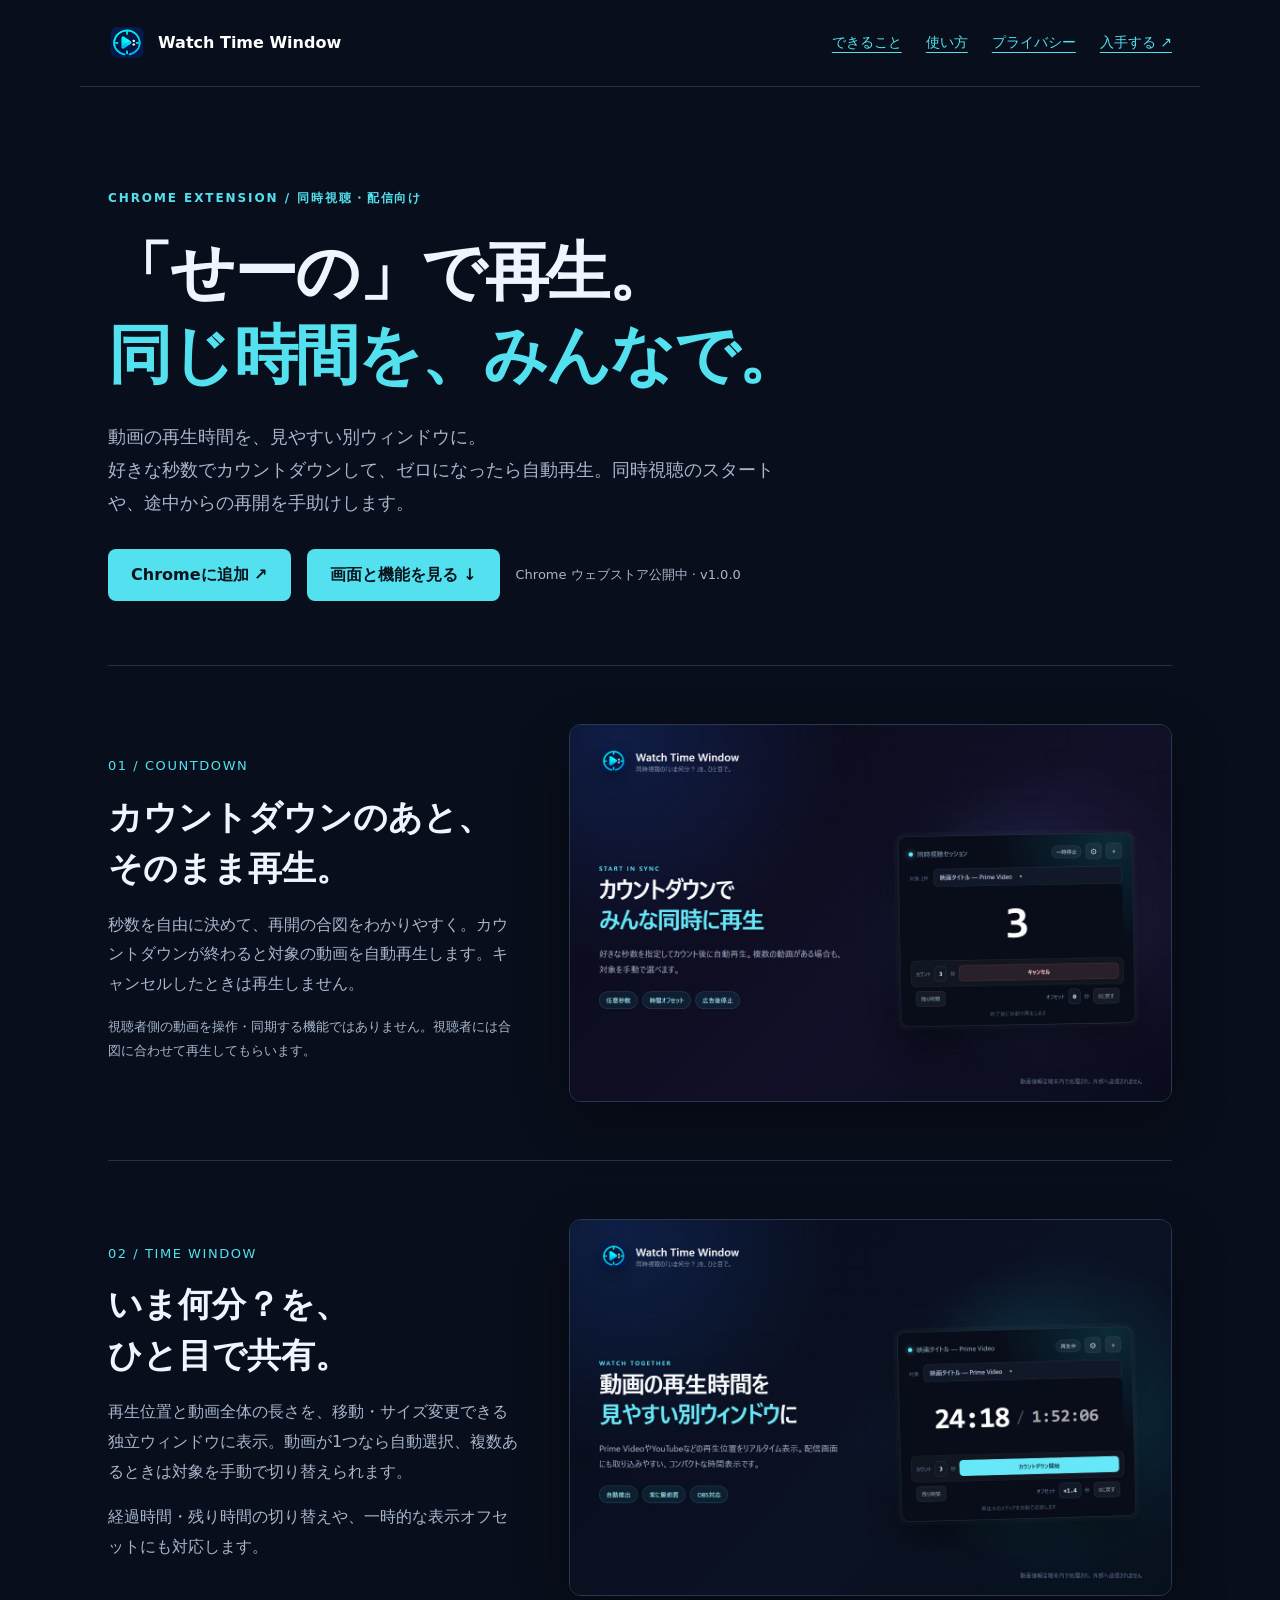
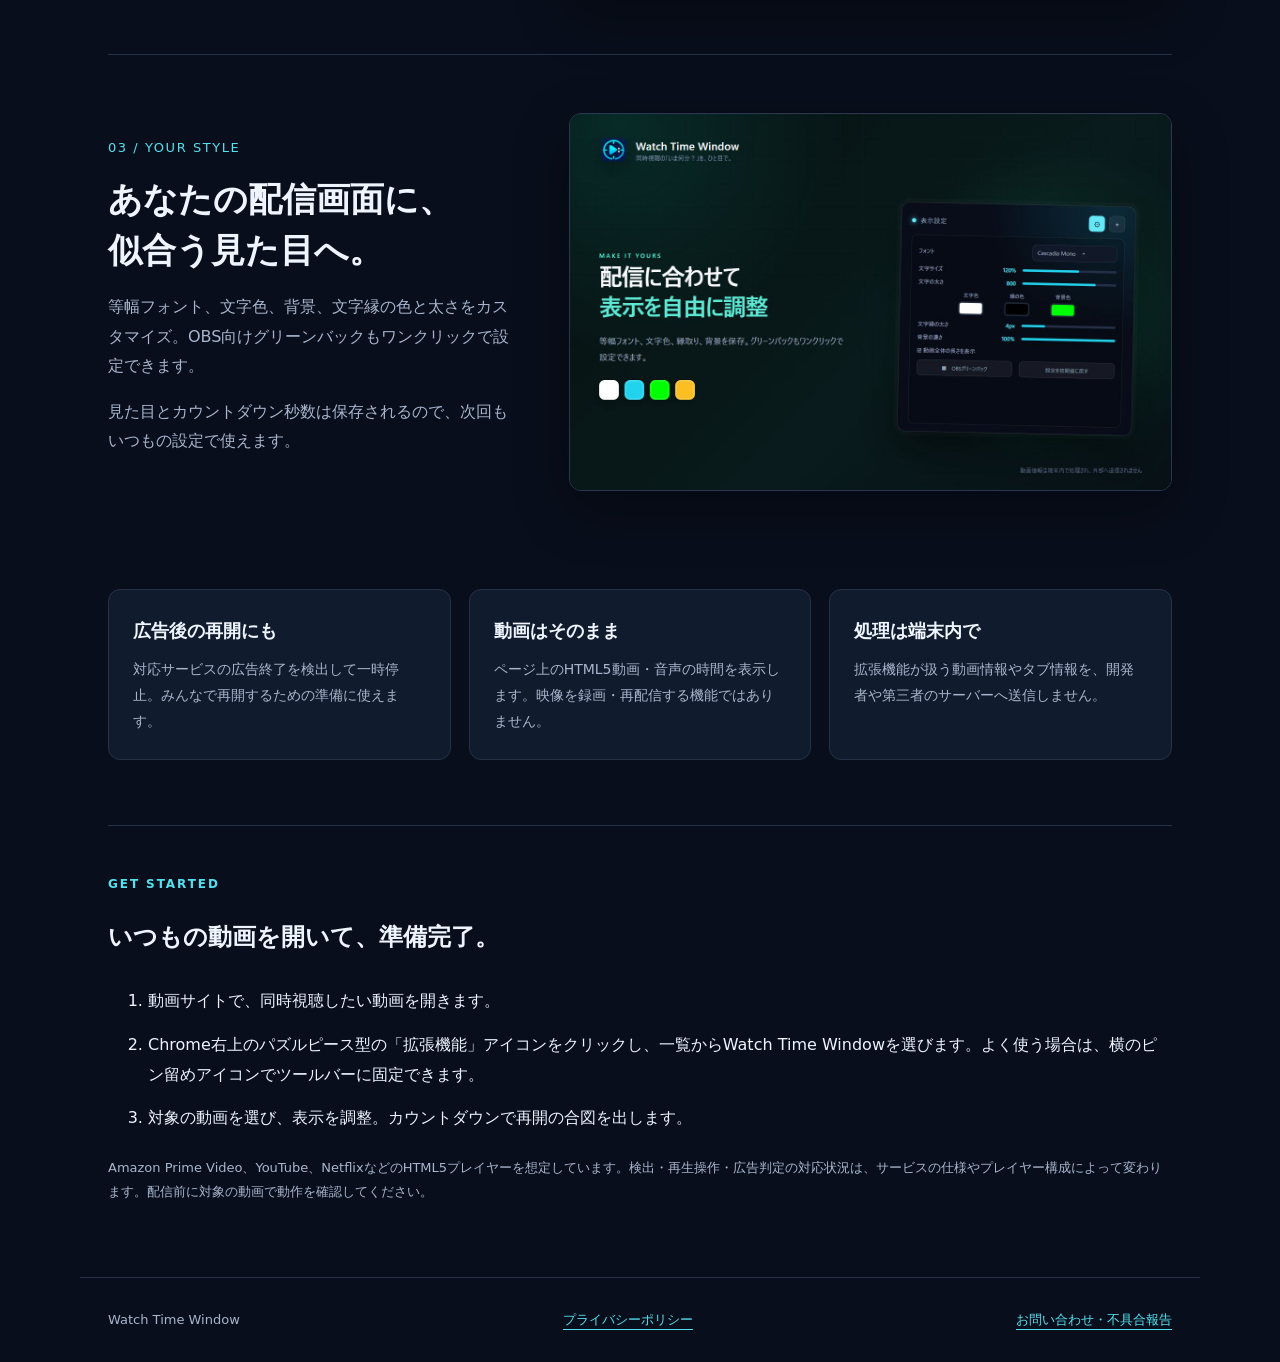
<file: index.html>
<!doctype html>
<html lang="ja">
<head>
<meta charset="utf-8"><meta name="viewport" content="width=device-width, initial-scale=1">
<title>Watch Time Window — 同時視聴の再生時間を、見やすく。</title>
<meta name="description" content="動画の再生時間を別ウィンドウに表示。カウントダウン後の自動再生やOBS向け表示調整ができる、同時視聴配信向けChrome拡張機能。">
<meta property="og:title" content="Watch Time Window — 同時視聴の再生時間を、見やすく。">
<meta property="og:type" content="website"><meta property="og:image" content="https://shenna25.github.io/watch-time-window-site/assets/screenshot-3-sync-1280x800.png"><meta name="twitter:card" content="summary_large_image">
<link rel="icon" href="assets/icon-128.png"><link rel="stylesheet" href="styles.css">
</head>
<body>
<header><a class="brand" href="./"><img src="assets/icon-128.png" width="38" height="38" alt="">Watch Time Window</a><nav aria-label="メインナビゲーション"><a href="#features">できること</a><a href="#usage">使い方</a><a href="privacy.html">プライバシー</a><a href="https://chromewebstore.google.com/detail/bpnphfpalblagajlkalkkjpapmiennlk?utm_source=website" target="_blank" rel="noopener">入手する ↗</a></nav></header>
<main>
<section class="hero"><p class="eyebrow">CHROME EXTENSION / 同時視聴・配信向け</p><h1>「せーの」で再生。<br><span>同じ時間を、みんなで。</span></h1><p class="lead">動画の再生時間を、見やすい別ウィンドウに。<br>好きな秒数でカウントダウンして、ゼロになったら自動再生。同時視聴のスタートや、途中からの再開を手助けします。</p><div class="actions"><a class="button" href="https://chromewebstore.google.com/detail/bpnphfpalblagajlkalkkjpapmiennlk?utm_source=website" target="_blank" rel="noopener">Chromeに追加 ↗</a><a class="button" href="#features">画面と機能を見る ↓</a><span class="tag">Chrome ウェブストア公開中 · v1.0.0</span></div></section>
<section id="features" aria-label="主な機能">
<article class="feature"><div><span class="number">01 / COUNTDOWN</span><h2>カウントダウンのあと、<br>そのまま再生。</h2><p>秒数を自由に決めて、再開の合図をわかりやすく。カウントダウンが終わると対象の動画を自動再生します。キャンセルしたときは再生しません。</p><p class="note">視聴者側の動画を操作・同期する機能ではありません。視聴者には合図に合わせて再生してもらいます。</p></div><a href="assets/screenshot-3-sync-1280x800.png" aria-label="カウントダウン画像を拡大"><img src="assets/screenshot-3-sync-1280x800.png" width="1280" height="800" alt="カウントダウンでみんなの再開を合図。表示ウィンドウに大きく3を表示"></a></article>
<article class="feature"><div><span class="number">02 / TIME WINDOW</span><h2>いま何分？を、<br>ひと目で共有。</h2><p>再生位置と動画全体の長さを、移動・サイズ変更できる独立ウィンドウに表示。動画が1つなら自動選択、複数あるときは対象を手動で切り替えられます。</p><p>経過時間・残り時間の切り替えや、一時的な表示オフセットにも対応します。</p></div><a href="assets/screenshot-1-main-1280x800.png" aria-label="再生時間表示画像を拡大"><img src="assets/screenshot-1-main-1280x800.png" width="1280" height="800" loading="lazy" alt="動画の再生時間を見やすい別ウィンドウに表示した画面"></a></article>
<article class="feature"><div><span class="number">03 / YOUR STYLE</span><h2>あなたの配信画面に、<br>似合う見た目へ。</h2><p>等幅フォント、文字色、背景、文字縁の色と太さをカスタマイズ。OBS向けグリーンバックもワンクリックで設定できます。</p><p>見た目とカウントダウン秒数は保存されるので、次回もいつもの設定で使えます。</p></div><a href="assets/screenshot-2-customize-1280x800.png" aria-label="表示調整画像を拡大"><img src="assets/screenshot-2-customize-1280x800.png" width="1280" height="800" loading="lazy" alt="配信に合わせて表示色や文字縁を調整する設定画面"></a></article>
</section>
<section class="extras" aria-label="その他の特徴"><div class="grid"><article class="card"><h3>広告後の再開にも</h3><p>対応サービスの広告終了を検出して一時停止。みんなで再開するための準備に使えます。</p></article><article class="card"><h3>動画はそのまま</h3><p>ページ上のHTML5動画・音声の時間を表示します。映像を録画・再配信する機能ではありません。</p></article><article class="card"><h3>処理は端末内で</h3><p>拡張機能が扱う動画情報やタブ情報を、開発者や第三者のサーバーへ送信しません。</p></article></div></section>
<section class="steps" id="usage"><p class="eyebrow">GET STARTED</p><h2>いつもの動画を開いて、準備完了。</h2><ol><li>動画サイトで、同時視聴したい動画を開きます。</li><li>Chrome右上のパズルピース型の「拡張機能」アイコンをクリックし、一覧からWatch Time Windowを選びます。よく使う場合は、横のピン留めアイコンでツールバーに固定できます。</li><li>対象の動画を選び、表示を調整。カウントダウンで再開の合図を出します。</li></ol><p class="note">Amazon Prime Video、YouTube、NetflixなどのHTML5プレイヤーを想定しています。検出・再生操作・広告判定の対応状況は、サービスの仕様やプレイヤー構成によって変わります。配信前に対象の動画で動作を確認してください。</p></section>
</main><footer><span>Watch Time Window</span><a href="privacy.html">プライバシーポリシー</a><a href="https://github.com/shenna25/watch-time-window-site/issues">お問い合わせ・不具合報告</a></footer>
</body></html>
</file>
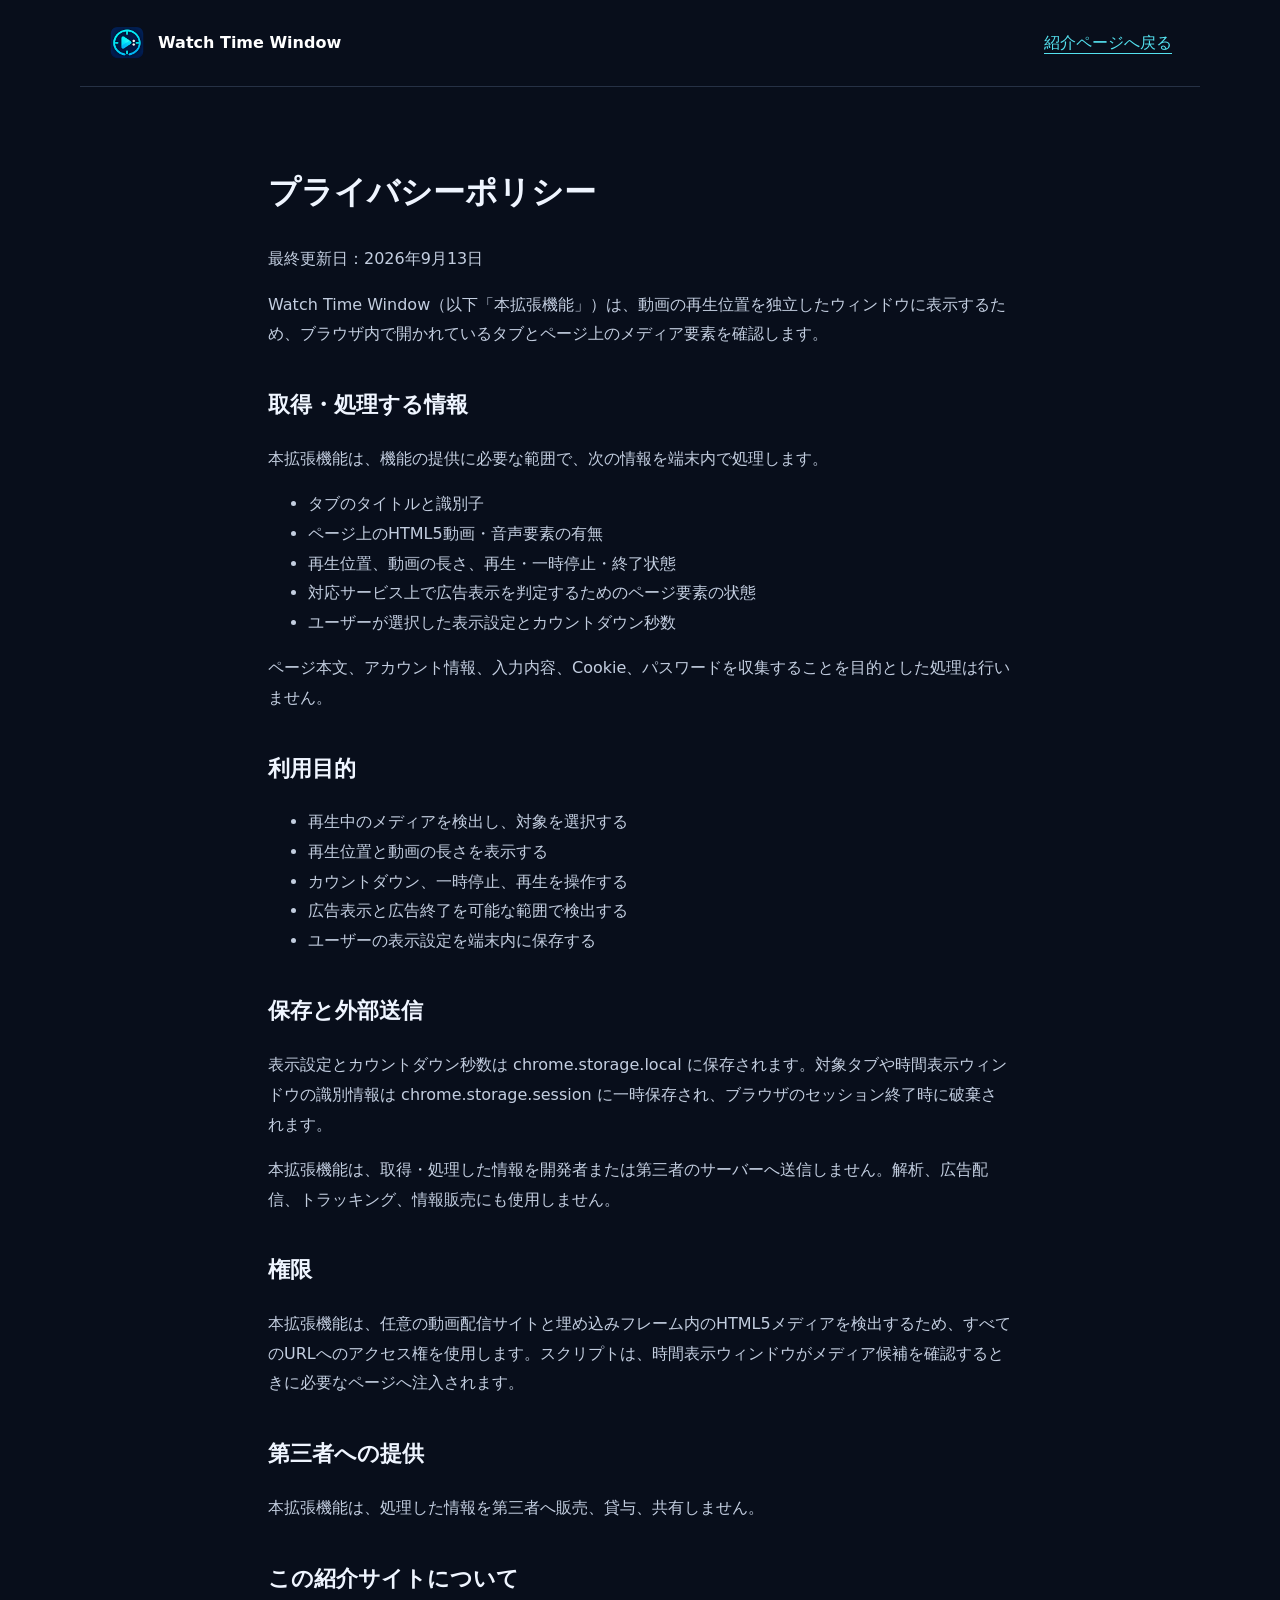
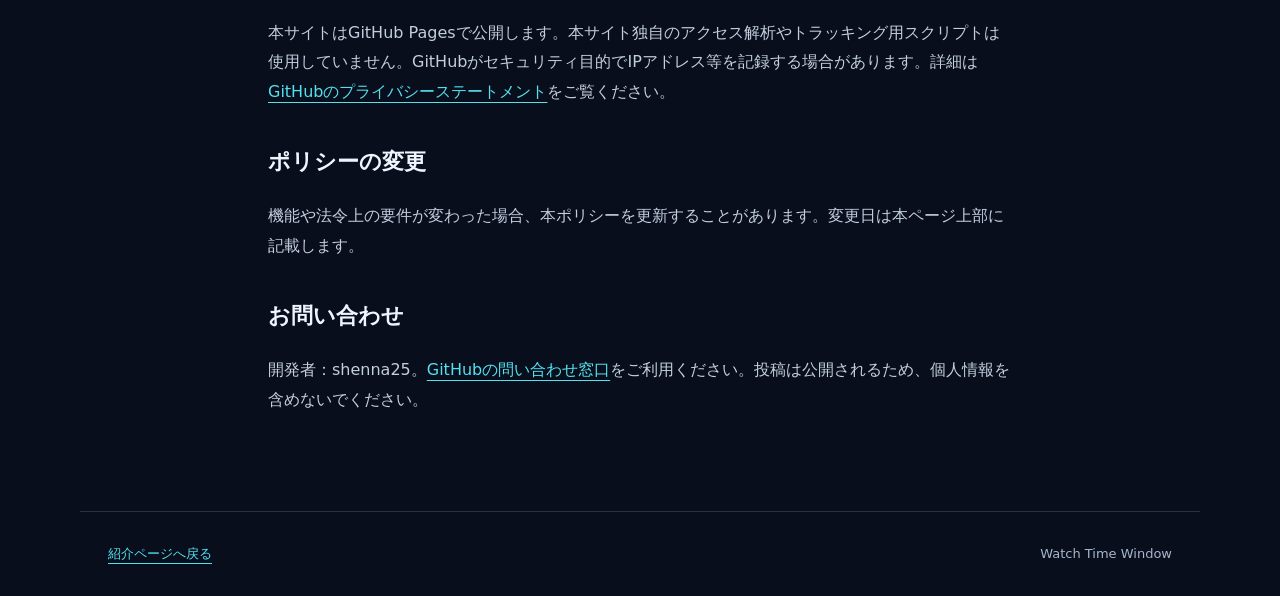
<file: privacy.html>
<!doctype html><html lang="ja">
<head><meta charset="utf-8"><meta name="viewport" content="width=device-width, initial-scale=1"><title>プライバシーポリシー | Watch Time Window</title><link rel="icon" href="assets/icon-128.png"><link rel="stylesheet" href="styles.css"></head>
<body><header><a class="brand" href="./"><img src="assets/icon-128.png" width="38" height="38" alt="">Watch Time Window</a><a href="./">紹介ページへ戻る</a></header>
<main class="document"><h1>プライバシーポリシー</h1><p>最終更新日：2026年9月13日</p>
<p>Watch Time Window（以下「本拡張機能」）は、動画の再生位置を独立したウィンドウに表示するため、ブラウザ内で開かれているタブとページ上のメディア要素を確認します。</p>
<h2>取得・処理する情報</h2><p>本拡張機能は、機能の提供に必要な範囲で、次の情報を端末内で処理します。</p><ul><li>タブのタイトルと識別子</li><li>ページ上のHTML5動画・音声要素の有無</li><li>再生位置、動画の長さ、再生・一時停止・終了状態</li><li>対応サービス上で広告表示を判定するためのページ要素の状態</li><li>ユーザーが選択した表示設定とカウントダウン秒数</li></ul><p>ページ本文、アカウント情報、入力内容、Cookie、パスワードを収集することを目的とした処理は行いません。</p>
<h2>利用目的</h2><ul><li>再生中のメディアを検出し、対象を選択する</li><li>再生位置と動画の長さを表示する</li><li>カウントダウン、一時停止、再生を操作する</li><li>広告表示と広告終了を可能な範囲で検出する</li><li>ユーザーの表示設定を端末内に保存する</li></ul>
<h2>保存と外部送信</h2><p>表示設定とカウントダウン秒数は chrome.storage.local に保存されます。対象タブや時間表示ウィンドウの識別情報は chrome.storage.session に一時保存され、ブラウザのセッション終了時に破棄されます。</p><p>本拡張機能は、取得・処理した情報を開発者または第三者のサーバーへ送信しません。解析、広告配信、トラッキング、情報販売にも使用しません。</p>
<h2>権限</h2><p>本拡張機能は、任意の動画配信サイトと埋め込みフレーム内のHTML5メディアを検出するため、すべてのURLへのアクセス権を使用します。スクリプトは、時間表示ウィンドウがメディア候補を確認するときに必要なページへ注入されます。</p>
<h2>第三者への提供</h2><p>本拡張機能は、処理した情報を第三者へ販売、貸与、共有しません。</p>
<h2>この紹介サイトについて</h2><p>本サイトはGitHub Pagesで公開します。本サイト独自のアクセス解析やトラッキング用スクリプトは使用していません。GitHubがセキュリティ目的でIPアドレス等を記録する場合があります。詳細は<a href="https://docs.github.com/en/site-policy/privacy-policies/github-general-privacy-statement">GitHubのプライバシーステートメント</a>をご覧ください。</p>
<h2>ポリシーの変更</h2><p>機能や法令上の要件が変わった場合、本ポリシーを更新することがあります。変更日は本ページ上部に記載します。</p>
<h2>お問い合わせ</h2><p>開発者：shenna25。<a href="https://github.com/shenna25/watch-time-window-site/issues">GitHubの問い合わせ窓口</a>をご利用ください。投稿は公開されるため、個人情報を含めないでください。</p>
</main><footer><a href="./">紹介ページへ戻る</a><span>Watch Time Window</span></footer></body></html>
</file>
<file: styles.css>
:root{color-scheme:dark;--bg:#080e1b;--panel:#101b2d;--text:#eff5ff;--muted:#a8b6cd;--accent:#54e1ef}*{box-sizing:border-box}html{scroll-behavior:smooth;scroll-padding-top:24px}body{margin:0;background:var(--bg);color:var(--text);font:16px/1.85 system-ui,-apple-system,sans-serif}a{color:var(--accent);text-underline-offset:5px}a:hover{color:white}a:focus-visible{outline:3px solid var(--accent);outline-offset:6px}header,main,footer{max-width:1120px;margin:auto;padding-inline:28px}header{display:flex;align-items:center;justify-content:space-between;gap:20px;padding-block:24px;border-bottom:1px solid #263145}.brand{display:flex;align-items:center;gap:12px;color:white;text-decoration:none;font-weight:750}.brand img{width:38px;height:38px}nav{display:flex;gap:24px;font-size:14px}.hero{padding:88px 0 64px;max-width:920px}.eyebrow{color:var(--accent);font-size:12px;letter-spacing:.16em;font-weight:700}.hero h1{font-size:clamp(34px,5.8vw,64px);line-height:1.3;letter-spacing:-.035em;margin:22px 0}.hero h1 span{color:var(--accent)}.lead{color:var(--muted);font-size:18px;max-width:670px}.actions{display:flex;gap:16px;align-items:center;flex-wrap:wrap;margin-top:30px}.button{display:inline-block;padding:11px 23px;border-radius:8px;background:var(--accent);color:#08131c;text-decoration:none;font-weight:750}.button:hover{background:white;color:#08131c}.tag{font-size:13px;color:var(--muted)}.feature{display:grid;grid-template-columns:1fr 1.45fr;gap:45px;align-items:center;padding:58px 0;border-top:1px solid #263145}.feature h2{font-size:clamp(25px,3vw,34px);line-height:1.5;margin:12px 0}.feature p{color:var(--muted)}.feature img{width:100%;height:auto;display:block;border-radius:12px;border:1px solid #293850;box-shadow:0 18px 55px #0005}.feature a{display:block}.number{color:var(--accent);font-size:13px;letter-spacing:.12em}.extras{padding:40px 0 65px}.grid{display:grid;grid-template-columns:repeat(3,1fr);gap:18px}.card{background:var(--panel);border:1px solid #263145;border-radius:12px;padding:24px}.card h3{font-size:18px;margin:0 0 10px}.card p{font-size:14px;color:var(--muted);margin:0}.steps{padding:35px 0 60px;border-top:1px solid #263145}.steps li{padding:7px 0}.note{font-size:13px;color:var(--muted)}footer{padding-block:30px;display:flex;justify-content:space-between;gap:20px;border-top:1px solid #263145;font-size:13px;color:var(--muted)}.document{max-width:800px;padding-block:55px 80px}.document h1{font-size:32px}.document h2{margin-top:36px;font-size:22px}.document p,.document li{color:#c3cee0}@media(max-width:720px){header,main,footer{padding-inline:20px}header{align-items:flex-start;flex-direction:column;gap:12px}nav{gap:20px}.hero{padding:48px 0}.hero h1 br{display:none}.feature{grid-template-columns:1fr;gap:20px;padding:36px 0}.grid{grid-template-columns:1fr}.lead{font-size:16px}footer{flex-direction:column;gap:8px}}@media(prefers-reduced-motion:reduce){html{scroll-behavior:auto}}
</file>
